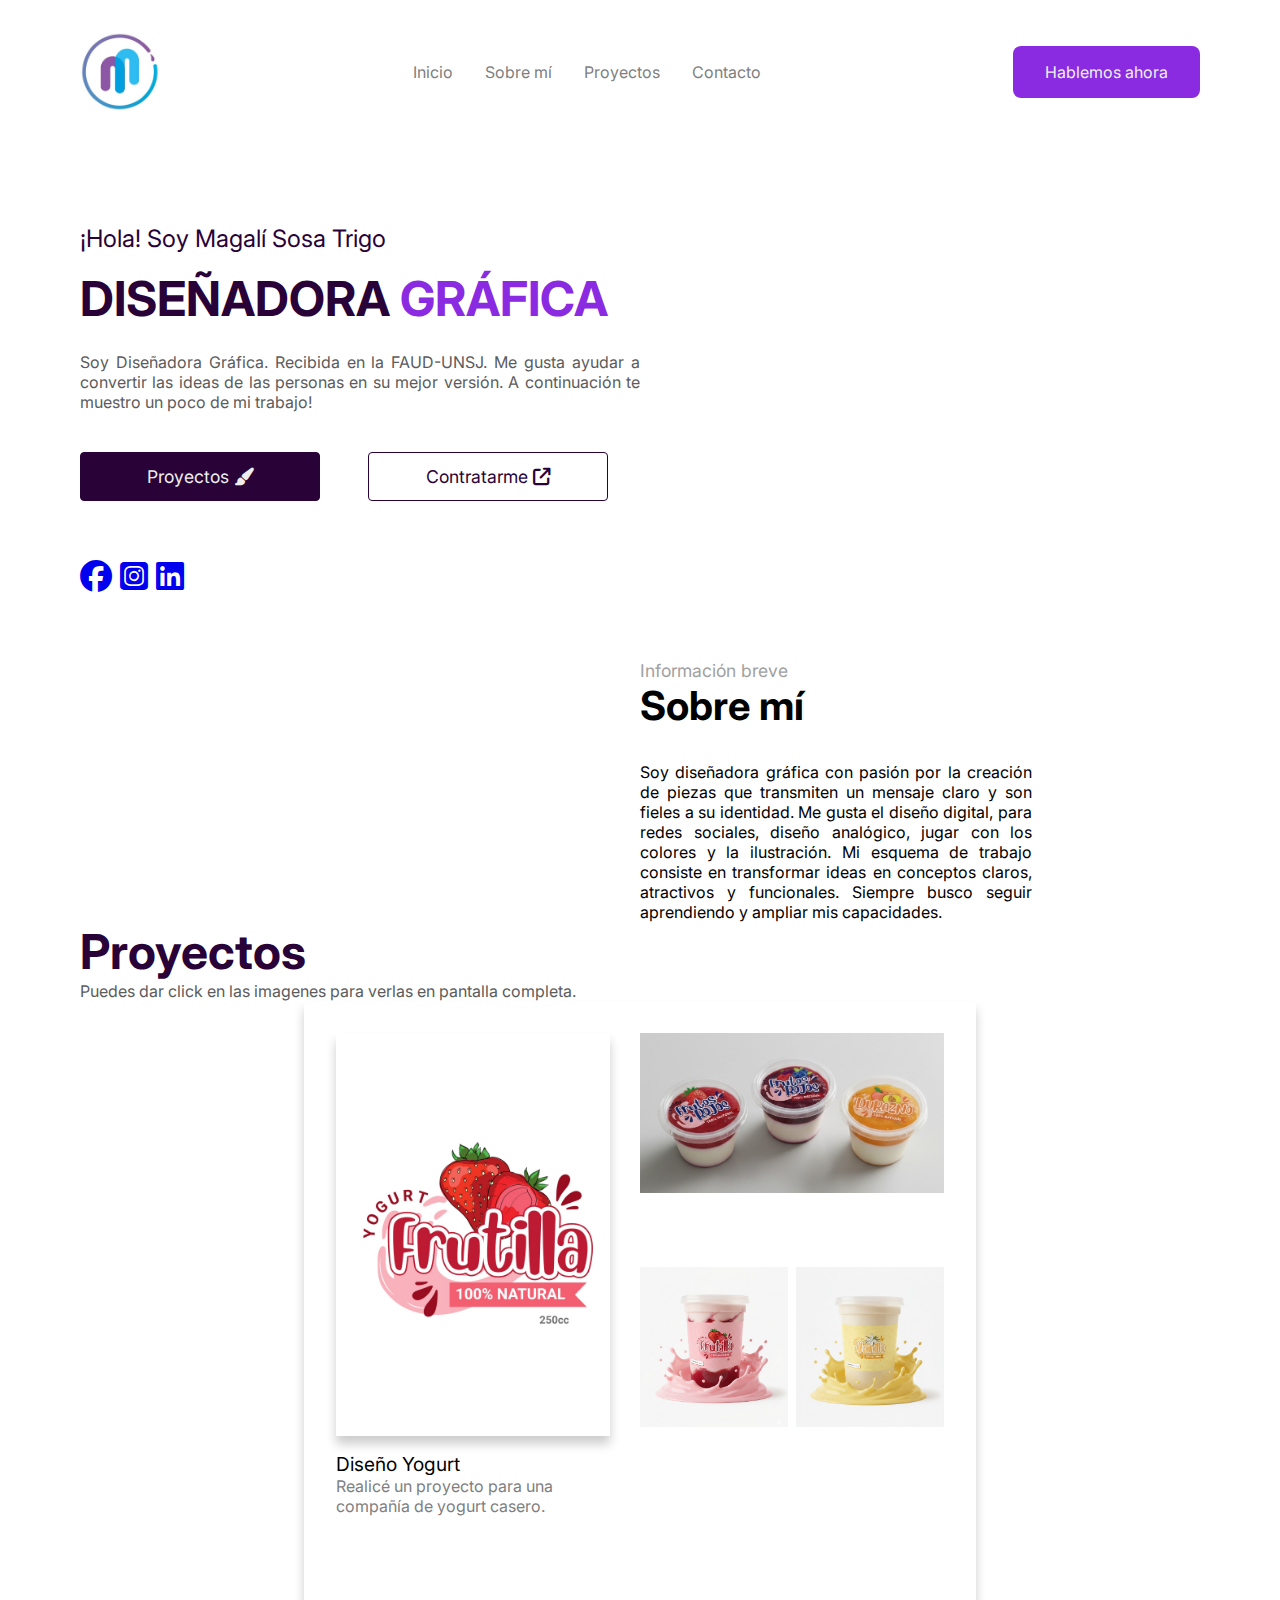
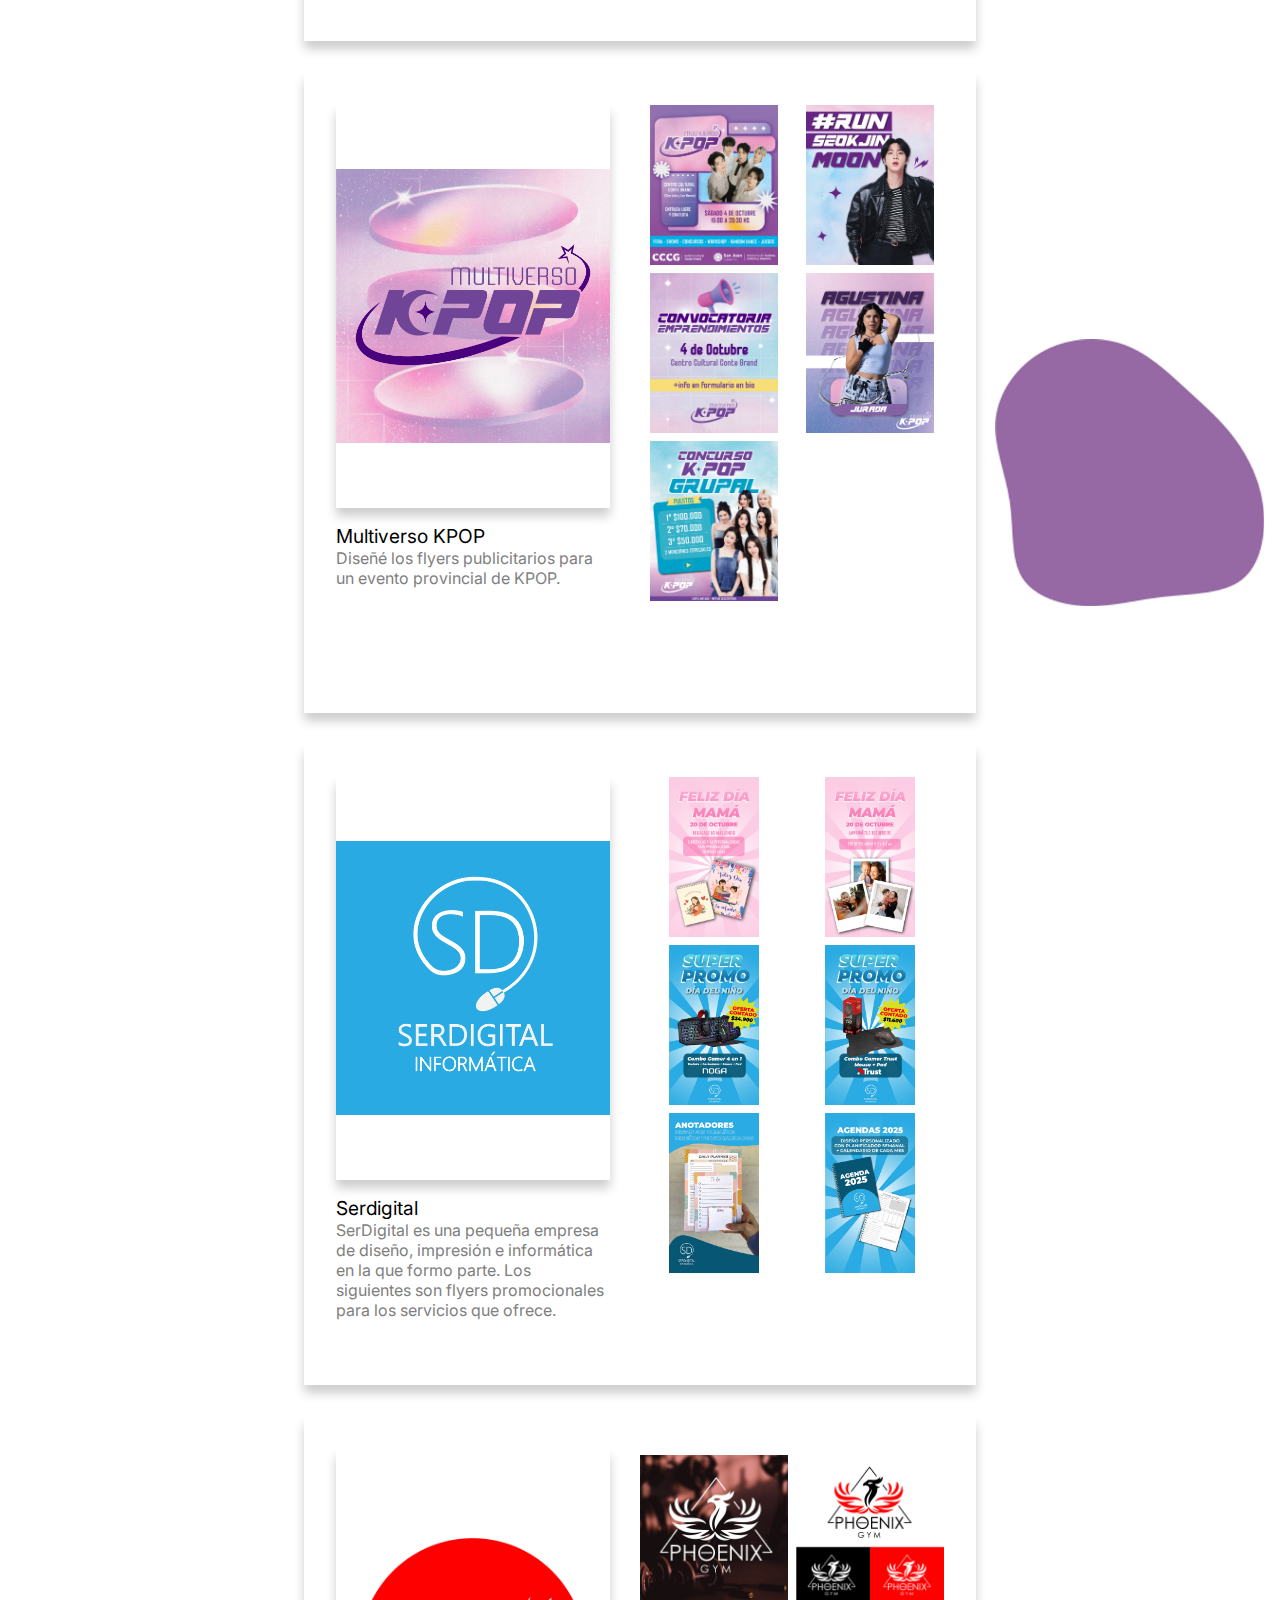
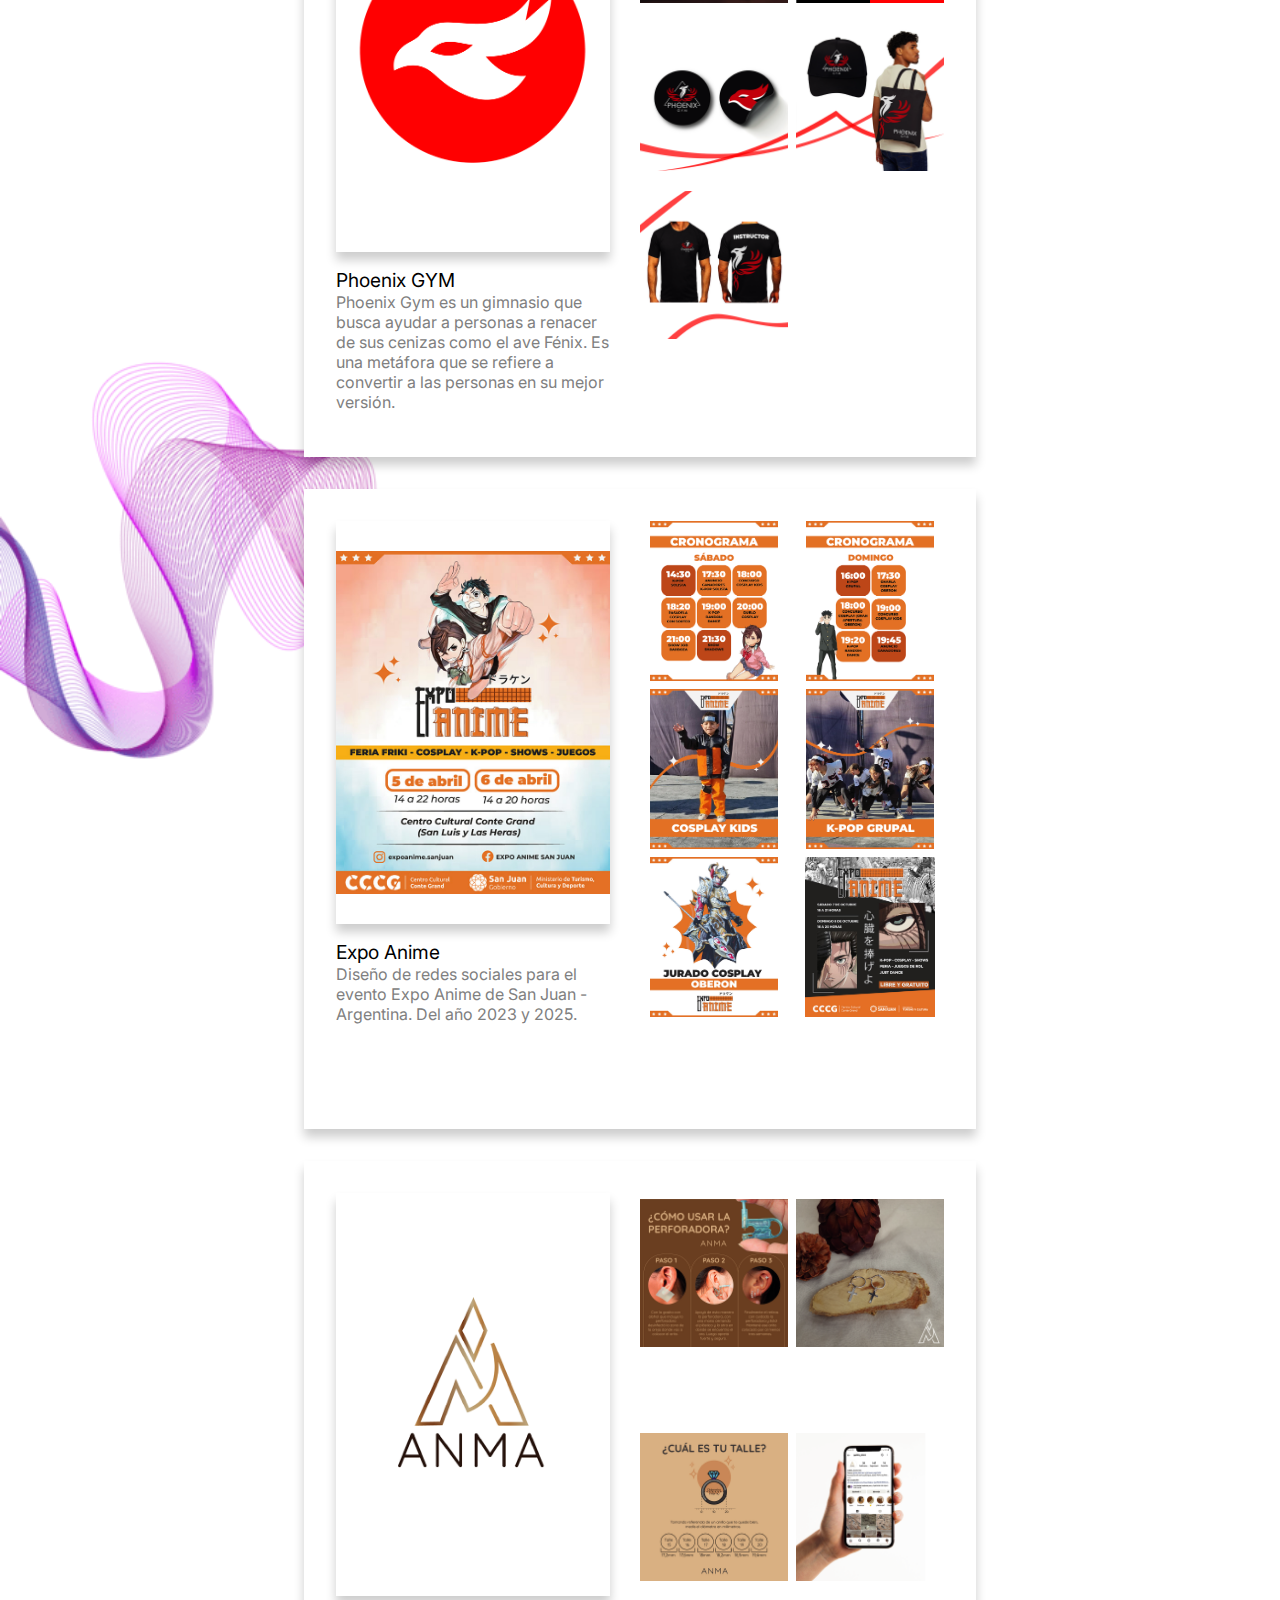
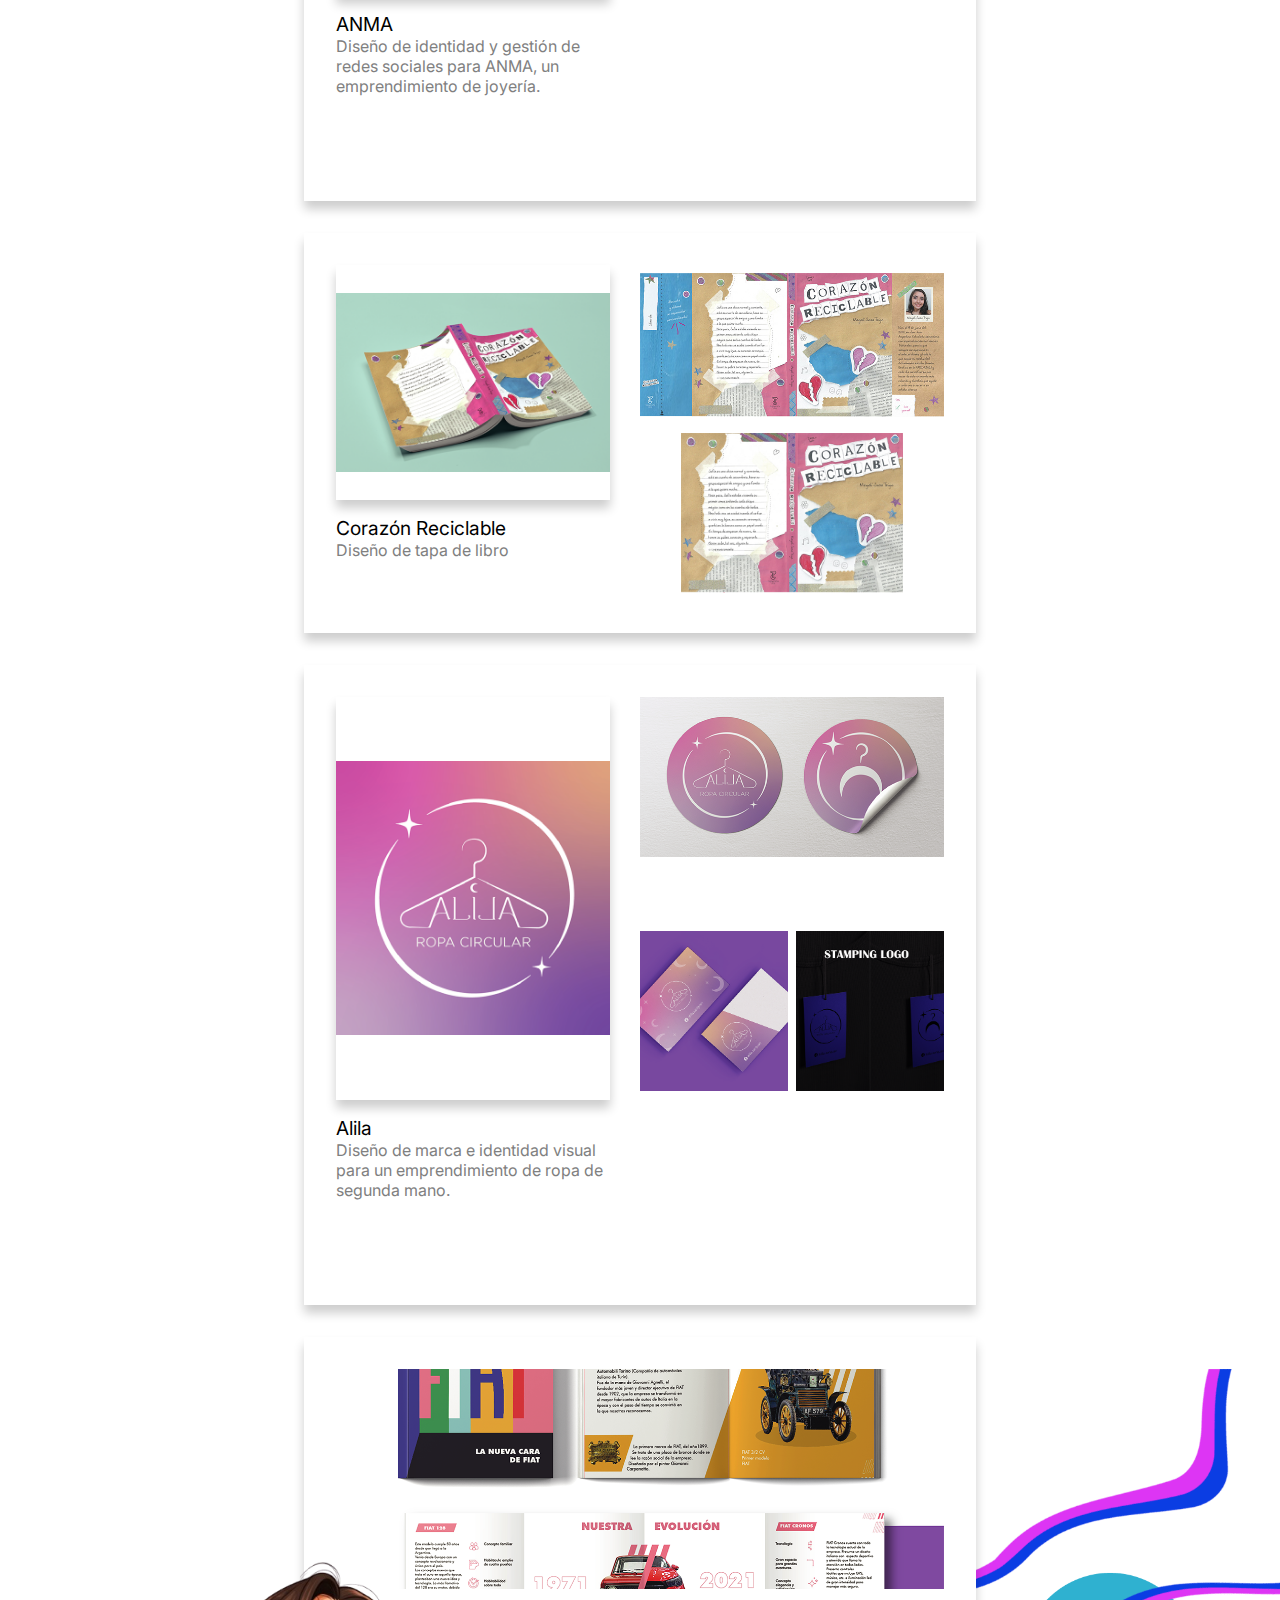
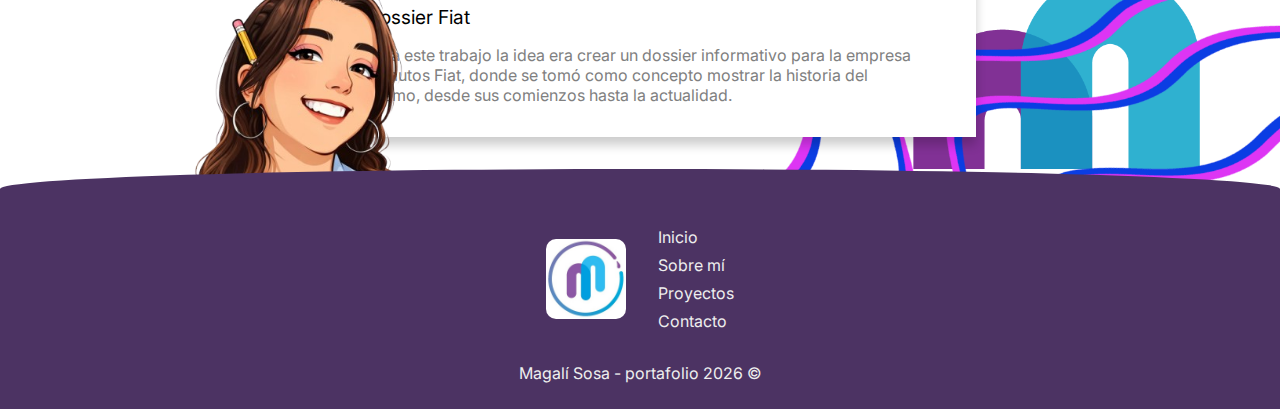
<file: index.html>
<!DOCTYPE html>
<html lang="en">
<head>
    <meta charset="UTF-8">
    <meta name="viewport" content="width=device-width, initial-scale=1.0">
    <link href="https://fonts.googleapis.com/css2?family=Inter:wght@300;400;500;600;700&display=swap" rel="stylesheet">
    <link rel="stylesheet" href="https://cdnjs.cloudflare.com/ajax/libs/font-awesome/6.5.1/css/all.min.css">
    <link rel="stylesheet" href="css/reset.css">
    <link rel="stylesheet" href="css/header.css">
    <link rel="stylesheet" href="css/nav.css">
    <link rel="stylesheet" href="css/imagesandtexts.css">
    <link rel="stylesheet" href="css/projects.css">
    <link rel="stylesheet" href="css/footer.css">
    <title>Magalí Sosa - Home</title>
</head>
<body>
    <div class="content">
        <nav>
            <div class="nav_header"></div>
            <div class="nav_buttons">
                <a href="#">Inicio</a>
                <a href="#">Sobre mí</a>
                <a href="#">Proyectos</a>
                <a href="#">Contacto</a>
            </div>
            <a href="#" id="hablemos_ahora_button">Hablemos ahora</a>
        </nav>
        <div class="hamburger">
            <div class="hline"></div>
            <div class="hline"></div>
            <div class="hline"></div>
        </div>
        <header>
            <div class="header_part1">
                <p id="title_previous">¡Hola! Soy Magalí Sosa Trigo</p>
                <h1>DISEÑADORA <span style="color: blueviolet;">GRÁFICA</span></h1>
                <p class="desc">Soy Diseñadora Gráfica. Recibida en la FAUD-UNSJ. Me gusta ayudar a convertir las ideas de las personas en su mejor versión. A continuación te muestro un poco de mi trabajo!</p>
                <div class="header_p1_buttons">
                    <a href="#" style="border: 1px solid rgb(41, 3, 56); background: rgb(41, 3, 56); color: #eee;">Proyectos <i class="fa-solid fa-paintbrush"></i></a>
                    <a href="#" style="border: 1px solid rgb(41, 3, 56); color: rgb(41, 3, 56);">Contratarme <i class="fa-solid fa-arrow-up-right-from-square"></i></a>
                </div>
                <div class="header_p1_social_media">
                    <a href="#"><i class="fa-brands fa-facebook"></i></a>
                    <a href="#"><i class="fa-brands fa-square-instagram"></i></a>
                    <a href="#"><i class="fa-brands fa-linkedin"></i></a>
                </div>
            </div>
            <div class="header_part2">
                <div class="img_header"></div>
            </div>
        </header>
        <main id="container">
            <section class="img_text" id="section1">
                <div class="p1">
                    <div class="image_section_1"></div>
                </div>
                <div class="p2">
                    <div class="texts">
                        <p class="title_gray">Información breve</p>
                        <p class="title">Sobre mí</p>
                        <p>Soy diseñadora gráfica con pasión por la creación de piezas que transmiten un mensaje claro y son fieles a su identidad. 
                        Me gusta el diseño digital, para redes sociales, diseño analógico, jugar con los colores y la ilustración. 
                        Mi esquema de trabajo consiste en transformar ideas en conceptos claros, atractivos y funcionales. 
                        Siempre busco seguir aprendiendo y ampliar mis capacidades.</p>
                    </div>
                </div>
            </section>
            <section>
                <p class="title_2" style="font-weight: bold;">Proyectos</p>
                <p class="desc">Puedes dar click en las imagenes para verlas en pantalla completa.</p>
                <div class="projects">

                <div class="shape" style="background-image: url(img/background_shape.png);"></div>

                    <!-- model 1 -->
                    <div class="project">
                        <div class="project_p1">
                            <div class="project_img" 
                                style="background-image: url('img/yogurt/yogurtfrutilla.jpeg');">
                            </div>
                            <div class="project_title">Diseño Yogurt</div>
                            <div class="project_desc">Realicé un proyecto para una compañía de yogurt casero.</div>
                        </div>
                        <div class="project_p2">
                            <a href="img/yogurt/3potes.jpeg" class="project_img1" target="_blank" style="background-image: url('img/yogurt/3potes.jpeg');
                                background-size: cover;">
                            </a>
                            <a href="img/yogurt/potefrutilla.jpeg" target="_blank" style="background-image: url('img/yogurt/potefrutilla.jpeg');
                                background-size: cover;">
                            </a>
                            <a href="img/yogurt/potevainilla.jpeg" target="_blank" style="background-image: url('img/yogurt/potevainilla.jpeg');
                                background-size: cover;">
                            </a>
                        </div>
                    </div>


                    <!-- model 2 -->
                    <div class="project_2" style="position: relative;">
                        <div class="shape_3" style="background-image: url(img/shape.jpeg);"></div>
                        <div class="project_p1">
                            <div class="project_img" 
                                style="background-image: url('img/multiversokpop/start.jpg');">
                            </div>
                            <div class="project_title">Multiverso KPOP</div>
                            <div class="project_desc">Diseñé los flyers publicitarios para un evento provincial de KPOP.</div>
                        </div>
                        <div class="project_p2">
                            <a href="img/multiversokpop/1.png" target="_blank" style="background-image: url('img/multiversokpop/1.png');
                                    background-size: contain;">
                            </a>
                            <a href="img/multiversokpop/2.png" target="_blank" style="background-image: url('img/multiversokpop/2.png');
                                    background-size: contain;">
                            </a>
                            <a href="img/multiversokpop/3.png" target="_blank" style="background-image: url('img/multiversokpop/3.png');
                                    background-size: contain;">
                            </a>
                            <a href="img/multiversokpop/4.png" target="_blank" style="background-image: url('img/multiversokpop/4.png');
                                    background-size: contain;">
                            </a>
                            <a href="img/multiversokpop/5.png" target="_blank" style="background-image: url('img/multiversokpop/5.png');
                                    background-size: contain;">
                            </a>
                        </div>
                    </div>


                    <!-- model 3 -->
                    <div class="project_3">
                        <div class="project_p1">
                            <div class="project_img" 
                                style="background-image: url('img/serdigital/start.jpg');">
                            </div>
                            <div class="project_title">Serdigital</div>
                            <div class="project_desc">SerDigital es una pequeña empresa de diseño, impresión e informática en la que formo parte. Los siguientes son flyers promocionales para los servicios que ofrece.</div>
                        </div>
                        <div class="project_p2">
                            <a href="img/serdigital/1.jpg" target="_blank" style="background-image: url('img/serdigital/1.jpg');
                                    background-size: contain;">
                            </a>
                            <a href="img/serdigital/2.jpg" target="_blank" style="background-image: url('img/serdigital/2.jpg');
                                    background-size: contain;">
                            </a>
                            <a href="img/serdigital/3.jpg" target="_blank" style="background-image: url('img/serdigital/3.jpg');
                                    background-size: contain;">
                            </a>
                            <a href="img/serdigital/4.jpg" target="_blank" style="background-image: url('img/serdigital/4.jpg');
                                    background-size: contain;">
                            </a>
                            <a href="img/serdigital/5.jpg" target="_blank" style="background-image: url('img/serdigital/5.jpg');
                                    background-size: contain;">
                            </a>
                            <a href="img/serdigital/6.jpg" target="_blank" style="background-image: url('img/serdigital/6.jpg');
                                    background-size: contain;">
                            </a>
                        </div>
                    </div>


                    <div class="project_2">
                        <div class="project_p1">
                            <div class="project_img" 
                                style="background-image: url('img/phoenix/start.png');">
                            </div>
                            <div class="project_title">Phoenix GYM</div>
                            <div class="project_desc">Phoenix Gym es un gimnasio que busca ayudar a personas a renacer de sus cenizas como el ave Fénix. Es una metáfora que se refiere a convertir a las personas en su mejor versión.</div>
                        </div>
                        <div class="project_p2">
                            <a href="img/phoenix/1.png" target="_blank" style="background-image: url('img/phoenix/1.png');
                                    background-size: contain;">
                            </a>
                            <a href="img/phoenix/2.png" target="_blank" style="background-image: url('img/phoenix/2.png');
                                    background-size: contain;">
                            </a>
                            <a href="img/phoenix/3.png" target="_blank" style="background-image: url('img/phoenix/3.png');
                                    background-size: contain;">
                            </a>
                            <a href="img/phoenix/4.png" target="_blank" style="background-image: url('img/phoenix/4.png');
                                    background-size: contain;">
                            </a>
                            <a href="img/phoenix/5.png" target="_blank" style="background-image: url('img/phoenix/5.png');
                                    background-size: contain;">
                            </a>
                        </div>
                    </div>




                    <div class="project_3">
                        <div class="project_p1">
                            <div class="project_img" 
                                style="background-image: url('img/expoanime/start.jpg');">
                            </div>
                            <div class="project_title">Expo Anime</div>
                            <div class="project_desc">Diseño de redes sociales para el evento Expo Anime de San Juan - Argentina. Del año 2023 y 2025.</div>
                        </div>
                        <div class="project_p2">
                            <a href="img/expoanime/1.png" target="_blank" style="background-image: url('img/expoanime/1.png');
                                background-size: contain;">
                            </a>
                            <a href="img/expoanime/2.png" target="_blank" style="background-image: url('img/expoanime/2.png');
                                background-size: contain;">
                            </a>
                            <a href="img/expoanime/3.png" target="_blank" style="background-image: url('img/expoanime/3.png');
                                background-size: contain;">
                            </a>
                            <a href="img/expoanime/4.png" target="_blank" style="background-image: url('img/expoanime/4.png');
                                background-size: contain;">
                            </a>
                            <a href="img/expoanime/5.jpg" target="_blank" style="background-image: url('img/expoanime/5.jpg');
                                background-size: contain;">
                            </a>
                            <a href="img/expoanime/6.jpg" target="_blank" style="background-image: url('img/expoanime/6.jpg');
                                background-size: contain;">
                            </a>
                        </div>
                    </div>



                    <div class="project_3">
                        <div class="project_p1">
                            <div class="project_img" 
                                style="background-image: url('img/anma/start.png');">
                            </div>
                            <div class="project_title">ANMA</div>
                            <div class="project_desc">Diseño de identidad y gestión de redes sociales para ANMA, un emprendimiento de joyería.</div>
                        </div>
                        <div class="project_p2">
                            <a href="img/anma/start.png" target="_blank" style="background-image: url('img/anma/1.png');
                                background-size: contain;">
                            </a>
                            <a href="img/anma/2.png" target="_blank" style="background-image: url('img/anma/2.png');
                                background-size: contain;">
                            </a>
                            <a href="img/anma/3.png" target="_blank" style="background-image: url('img/anma/3.png');
                                background-size: contain;">
                            </a>
                            <a href="img/anma/4.png" target="_blank" style="background-image: url('img/anma/4.png');
                                background-size: contain;">
                            </a>
                        </div>
                    </div>

                    <!-- model 4 -->
                    <div class="project_4">
                        <div class="project_p1">
                            <div class="project_img" 
                                style="background-image: url('img/corazonreciclable/start.png');">
                            </div>
                            <div class="project_title">Corazón Reciclable</div>
                            <div class="project_desc">Diseño de tapa de libro</div>
                        </div>
                        <div class="project_p2">
                            <a href="img/anma/start.png" target="_blank" style="background-image: url('img/corazonreciclable/1.jfif');
                                background-size: contain;">
                            </a>
                            <a href="img/corazonreciclable/2.jfif" target="_blank" style="background-image: url('img/corazonreciclable/2.jfif');
                                background-size: contain;">
                            </a>
                        </div>
                    </div>

                    <div class="project">
                        <div class="project_p1">
                            <div class="project_img" 
                                style="background-image: url('img/alila/start.png');">
                            </div>
                            <div class="project_title">Alila</div>
                            <div class="project_desc">Diseño de marca e identidad visual para un emprendimiento de ropa de segunda mano.</div>
                        </div>
                        <div class="project_p2">
                            <a href="img/alila/1.png" class="project_img1" target="_blank" style="background-image: url('img/alila/1.png');
                                background-size: cover;">
                            </a>
                            <a href="img/alila/2.png" target="_blank" style="background-image: url('img/alila/2.png');
                                background-size: cover;">
                            </a>
                            <a href="img/alila/3.png" target="_blank" style="background-image: url('img/alila/3.png');
                                background-size: cover;">
                            </a>
                        </div>
                    </div>

                    <!-- model 5 -->
                    <div class="project_5">
                        <a href="img/fiat/start.png" target="_blank" style="background-image: url('img/fiat/start.png');
                            background-size: cover;">
                        </a>
                        <div class="project_title">Dossier Fiat</div>
                        <div class="project_desc">Para este trabajo la idea era crear un dossier informativo para la empresa de autos Fiat, donde se tomó como concepto mostrar la historia del mismo, desde sus comienzos hasta la actualidad.</div>
                    </div>

                </div>
            </section>
        </main>
    </div>
    <footer>
        <div class="shape_2" style="background-image: url(img/violet_shapes.png);"></div>
        <div class="footer_info">
            <p class="footer_header"></p>
            <div class="footer_list">
                <a href="#">Inicio</a>
                <a href="#">Sobre mí</a>
                <a href="#">Proyectos</a>
                <a href="#">Contacto</a>
            </div>
        </div>
        <p>Magalí Sosa - portafolio 2026 &copy</p>
    </footer>
</body>
</html>
</file>
<file: css/header.css>
header{
    padding: 7rem 0 4rem 0;
    color: rgb(41, 3, 56);
}

.header_part1{
    width: 50%;
    display: flex;
    flex-direction: column;
    gap: 1.5rem;
}

header #title_previous{
    font-size: 1.5rem;
    margin-bottom: -0.5rem;
}

header h1{
    font-size: 3rem;
}

.header_p1_buttons{
    display: flex;
    flex-direction: row;
    gap: 3rem;
    margin-top: 1rem;
}

.header_p1_buttons a{
    text-align: center;
    padding: 0.8rem 0;
    border-radius: 4px;
    text-decoration: none;
    font-size: 1.1rem;
    width: 15rem;
}

.header_p1_social_media{
    font-size: 2rem;
    color: rgb(41, 3, 56);
    margin-top: 2rem;
}

.img_header{
    width: 40rem;
    height: 30rem;
    background: url("../img/decoration.png");
    background-position: -20rem 15rem;
    background-size: 300%;
    position: absolute;
    right: 0;
    bottom: 0;
    z-index: -1;
}

.hamburger{
    display: none;
}

@media (max-width: 1050px)
{
    header{
        margin-top: 5rem;
    }
    
    .hamburger{
        position: absolute;
        right: 2rem;
        top: 3rem;
        display: flex;
        flex-direction: column;
        gap: 0.4rem;
    }

    .hline{
        width: 2rem;
        height: 2px;
        background: #000;
    }

    .header_part1{
        width: 100%;
    }

    .img_header{
        display: none;
    }

    .header_p1_buttons{
        flex-direction: column;
        gap: 1rem;
    }
}

@media (max-width: 650px)
{
    header h1{
        font-size: 2.5rem;
    }
}
</file>
<file: css/nav.css>
nav{
    display: flex;
    flex-direction: row;
    justify-content: space-between;
    align-items: center;
}

nav p{
    color: rgb(41, 3, 56);
}

.nav_header{
    font-size: 1.5rem;
    font-weight: bold;
    width: 5rem;
    height: 5rem;
    background: url("../img/logo_notext.png");
    background-size: cover;
    background-position: center;
}

nav a{
    text-decoration: none;
    color: rgb(41, 3, 56);
}

.nav_buttons{
    display: flex;
    flex-direction: row;
    gap: 2rem;
}

.nav_buttons a{
    color: gray;
}

#hablemos_ahora_button{
    background: blueviolet;
    color: #eee;
    padding: 1rem 2rem;
    border-radius: 8px;
}

@media (max-width: 1050px)
{
    nav{

        gap: 3rem;
    }

    #nav_header{
        position: absolute;
        width: 4rem;
        height: 4rem;
        left: 4rem;
        top: 2rem;
    }

    .nav_buttons{
        display: none;
    }

    #hablemos_ahora_button{
        display: none;
    }
}
</file>
<file: css/imagesandtexts.css>
main .img_text{
    display: flex;
    flex-direction: row;
    justify-content: center;
    align-items: center;
}

.img_text .p1{
    width: 50%;
}
.img_text .p2{
    width: 50%;
}


.img_text p{
    text-align: justify;
    width: 70%;
}

#sobre_mi{
    background: #4C3363;
    background: linear-gradient(90deg, rgba(76, 51, 99, 1) 0%, rgba(76, 51, 99, 1) 50%, rgba(102, 65, 140, 1) 100%);
    margin: 0 -5rem;
    color: #eee;
    position: relative;
    height: 25rem;
    margin-bottom: 2rem;
}

.image_section_1{
    width: 100%;
    height: 30rem;
    background: url("../img/avatar.png");
    background-position: center;
    background-size: contain;
    background-repeat: no-repeat;
    position: absolute;
    bottom: 0;
    right: 20rem;
}

.p2 .texts{
    display: flex;
    flex-direction: column;
    gap: 2rem;
}

@media (max-width: 1050px)
{

    .image_section_1{
        display: none;
    }
    
    .img_text .p1{
        width: 0;
    }

    .img_text .p2{
        width: 100%;
        padding: 3rem 5rem;
    }

    .img_text p{
        width: 100%;
    }
}

.shape{
    width: 40%;
    height: 30rem;
    background-repeat: no-repeat;
    background-size: cover;
    background-position: center;
    position: absolute;
    left: 0;
    z-index: -1;
}

.shape_2{
    width: 40%;
    height: 30rem;
    background-repeat: no-repeat;
    background-size: cover;
    background-position: center;
    position: absolute;
    right: 0rem;
    bottom: 10rem;
    z-index: -1;
}

.shape_3{
    width: 40%;
    height: 30rem;
    background-repeat: no-repeat;
    background-size: contain;
    background-position: center;
    position: absolute;
    right: 0;
    bottom: 0;
    transform: translateX(18rem);
    z-index: -1;
}

@media (max-width: 1050px)
{
    .shape_3{
        width: 40%;
        height: 30rem;
        background-repeat: no-repeat;
        background-size: contain;
        background-position: center;
        position: absolute;
        right: 0;
        transform: translateX(0);
        bottom: 50rem;
        z-index: -1;
    }
    #sobre_mi{
        margin-bottom: 3rem;
    }
}

@media (max-width: 650px)
{
    #sobre_mi{
        margin: 0 -2rem;
        height: auto;
        margin-bottom: 3rem;
    }

    .img_text .p2{
        padding: 4rem 2rem;
    }
}
</file>
<file: css/projects.css>
.projects{
    display: flex;
    flex-direction: column;
    gap: 2rem;
    justify-content: center;
    align-items: center;
}

.project,
.project_2,
.project_3{
    width: 60%;
    height: 40rem;
    background: rgb(255, 255, 255);
    box-shadow: 0px 8px 10px rgb(0,0,0,0.2);
    display: flex;
    flex-direction: row;
    padding: 2rem;
}

.project_4{
    width: 60%;
    height: 25rem;
    background: rgb(255, 255, 255);
    box-shadow: 0px 8px 10px rgb(0,0,0,0.2);
    display: flex;
    flex-direction: row;
    padding: 2rem;
}

.project_5{
    width: 60%;
    height: 25rem;
    background: rgb(255, 255, 255);
    box-shadow: 0px 8px 10px rgb(0,0,0,0.2);
    padding: 2rem;
    display: flex;
    flex-direction: column;
    align-items: center;
    justify-content: center;
    gap: 1rem;
}

.project_p1{
    width: 50%;
}

.project_p2{
    width: 50%;
}

.project_p1 .project_img{
    width: 90%;
    height: 70%;
    box-shadow: 0px 8px 10px rgb(0,0,0,0.2);
    margin-bottom: 1rem;
    background-size: contain;
    background-repeat: no-repeat;
    background-position: center;
}

.project_p1 .project_img:hover{
    transform: scale(2);
}


.project_title{
    font-size: 1.2rem;
    width: 90%;
}

.project_desc{
    width: 90%;
    color: gray;
}

.project_p2{
    width: 50%;
    display: flex;
    flex-wrap: wrap;
    gap: 0.5rem;
    height: 80%;
}


.project a{
    width: calc(50% - 0.25rem);
    height: 10rem;
    background-size: cover;
    background-repeat: no-repeat;
    background-position: center;
}

.project .project_img1{
    width: 100%;
}

/* 2 */

.project_2 a{
    width: calc(50% - 0.25rem);
    height: 10rem;
    background-size: cover;
    background-repeat: no-repeat;
    background-position: center;
}

/* 3 */

.project_3 a{
    width: calc(50% - 0.25rem);
    height: 10rem;
    background-size: cover;
    background-repeat: no-repeat;
    background-position: center;
}

/* 4 */

.project_4 a{
    width: 100%;
    height: 10rem;
    background-size: cover;
    background-repeat: no-repeat;
    background-position: center;
}

/* 5 */

.project_5 a{
    width: 100%;
    height: 15rem;
    background-size: cover;
    background-repeat: no-repeat;
    background-position: center;
}


@media (max-width: 1050px)
{
    .project,
    .project_2,
    .project_3{
        width: 100%;
        flex-direction: column;
        align-items: center;
        justify-content: center;
        height: 60rem;
    }

    .project_4,
    .project_5{
        width: 100%;
        flex-direction: column;
        align-items: center;
        justify-content: center;
        height: 50rem;
    }

    .project_p1{
        width: 100%;
    }
    .project_p2{
        width: 100%;
    }

    .project_p1 .project_img{
        width: 100%;
        height: 20rem;
    }

    .project_p1 .project_img:hover{
        transform: scale(1.5);
    }
}
</file>
<file: css/footer.css>
footer{
    background: #4C3363;
    padding: 2rem 20% 0 20%;
    color: #eee;
    height: 15rem;
    display: flex;
    flex-direction: column;
    justify-content: center;
    align-items: center;
    gap: 2rem;
    border-top-left-radius: 50% 20px;
    border-top-right-radius: 50% 20px;
    position: relative;
}

.footer_info{
    display: flex;
    flex-direction: row;
    justify-content: space-between;
    align-items: center;
    gap: 2rem;
}

.footer_list{
    display: flex;
    flex-direction: column;
    gap: 0.5rem;
}

.footer_list a{
    color: #eee;
    text-decoration: none;
}

.footer_header{
    font-size: 1.5rem;
    font-weight: bold;
    width: 5rem;
    height: 5rem;
    background: url("../img/logo_notext.png");
    background-size: cover;
    background-position: center;
    border-radius: 10px;
}
</file>
